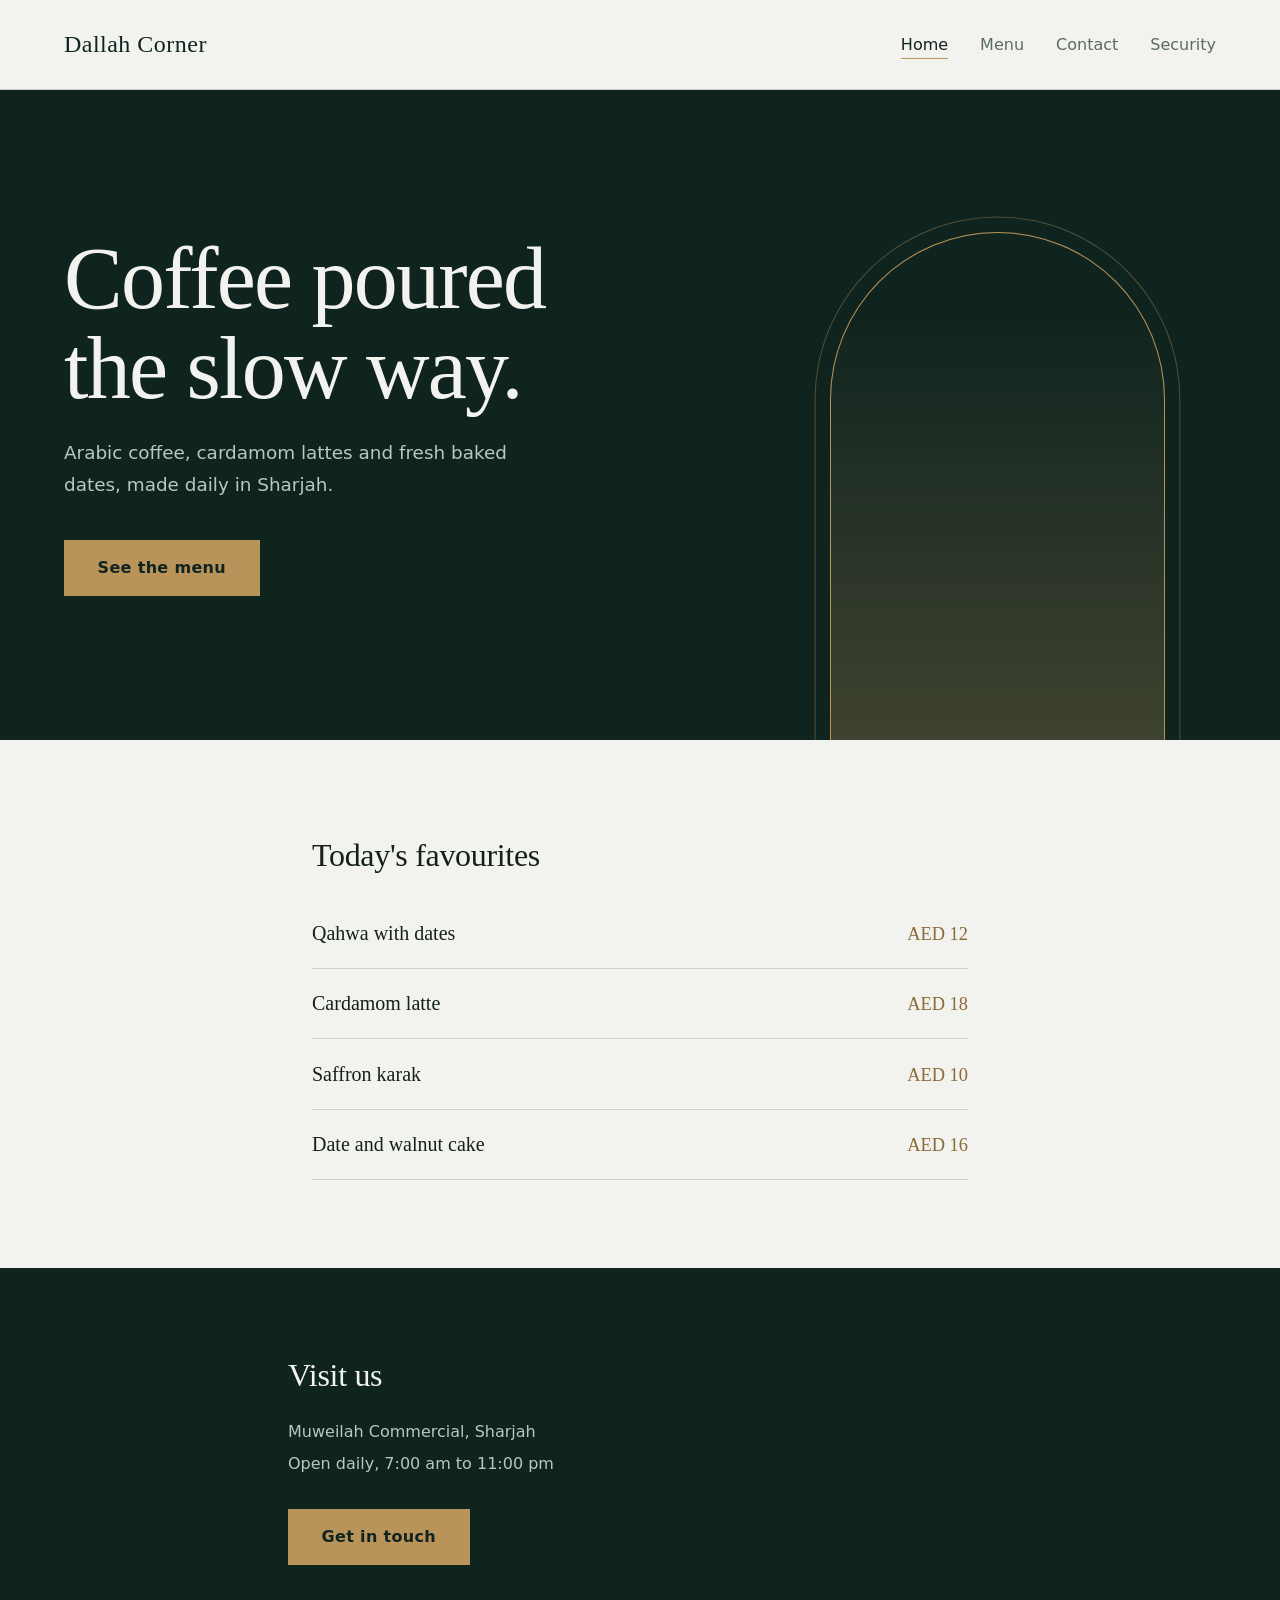
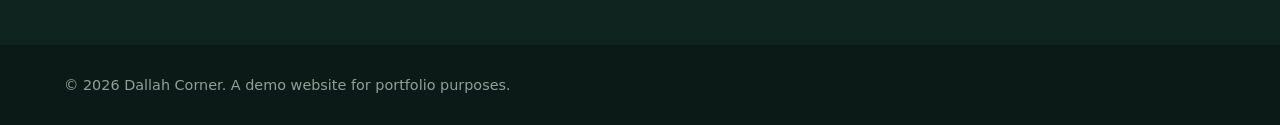
<file: index.html>
<!DOCTYPE html>
<html lang="en">
<head>
  <meta charset="UTF-8">
  <meta name="viewport" content="width=device-width, initial-scale=1">
  <meta http-equiv="Content-Security-Policy" content="default-src 'self'; script-src 'self'; style-src 'self'; img-src 'self' data:; form-action 'none'; base-uri 'self'">
  <title>Dallah Corner | Coffee House in Sharjah</title>
  <meta name="description" content="Fresh Arabic coffee, cardamom lattes and baked goods in Sharjah.">
  <link rel="stylesheet" href="style.css">
</head>
<body>

  <header class="site-header">
    <a class="logo" href="index.html">Dallah Corner</a>
    <nav aria-label="Main">
      <a href="index.html" aria-current="page">Home</a>
      <a href="menu.html">Menu</a>
      <a href="contact.html">Contact</a>
      <a href="security.html">Security</a>
    </nav>
  </header>

  <main>
    <section class="hero">
      <h1>Coffee poured the slow way.</h1>
      <p>Arabic coffee, cardamom lattes and fresh baked dates, made daily in Sharjah.</p>
      <a class="button" href="menu.html">See the menu</a>
    </section>

    <section class="menu-preview">
      <h2>Today's favourites</h2>
      <ul>
        <li><span>Qahwa with dates</span><span>AED 12</span></li>
        <li><span>Cardamom latte</span><span>AED 18</span></li>
        <li><span>Saffron karak</span><span>AED 10</span></li>
        <li><span>Date and walnut cake</span><span>AED 16</span></li>
      </ul>
    </section>

    <section class="visit">
      <h2>Visit us</h2>
      <p>Muweilah Commercial, Sharjah</p>
      <p>Open daily, 7:00 am to 11:00 pm</p>
      <a class="button" href="contact.html">Get in touch</a>
    </section>
  </main>

  <footer>
    <p>&copy; 2026 Dallah Corner. A demo website for portfolio purposes.</p>
  </footer>

</body>
</html>
</file>
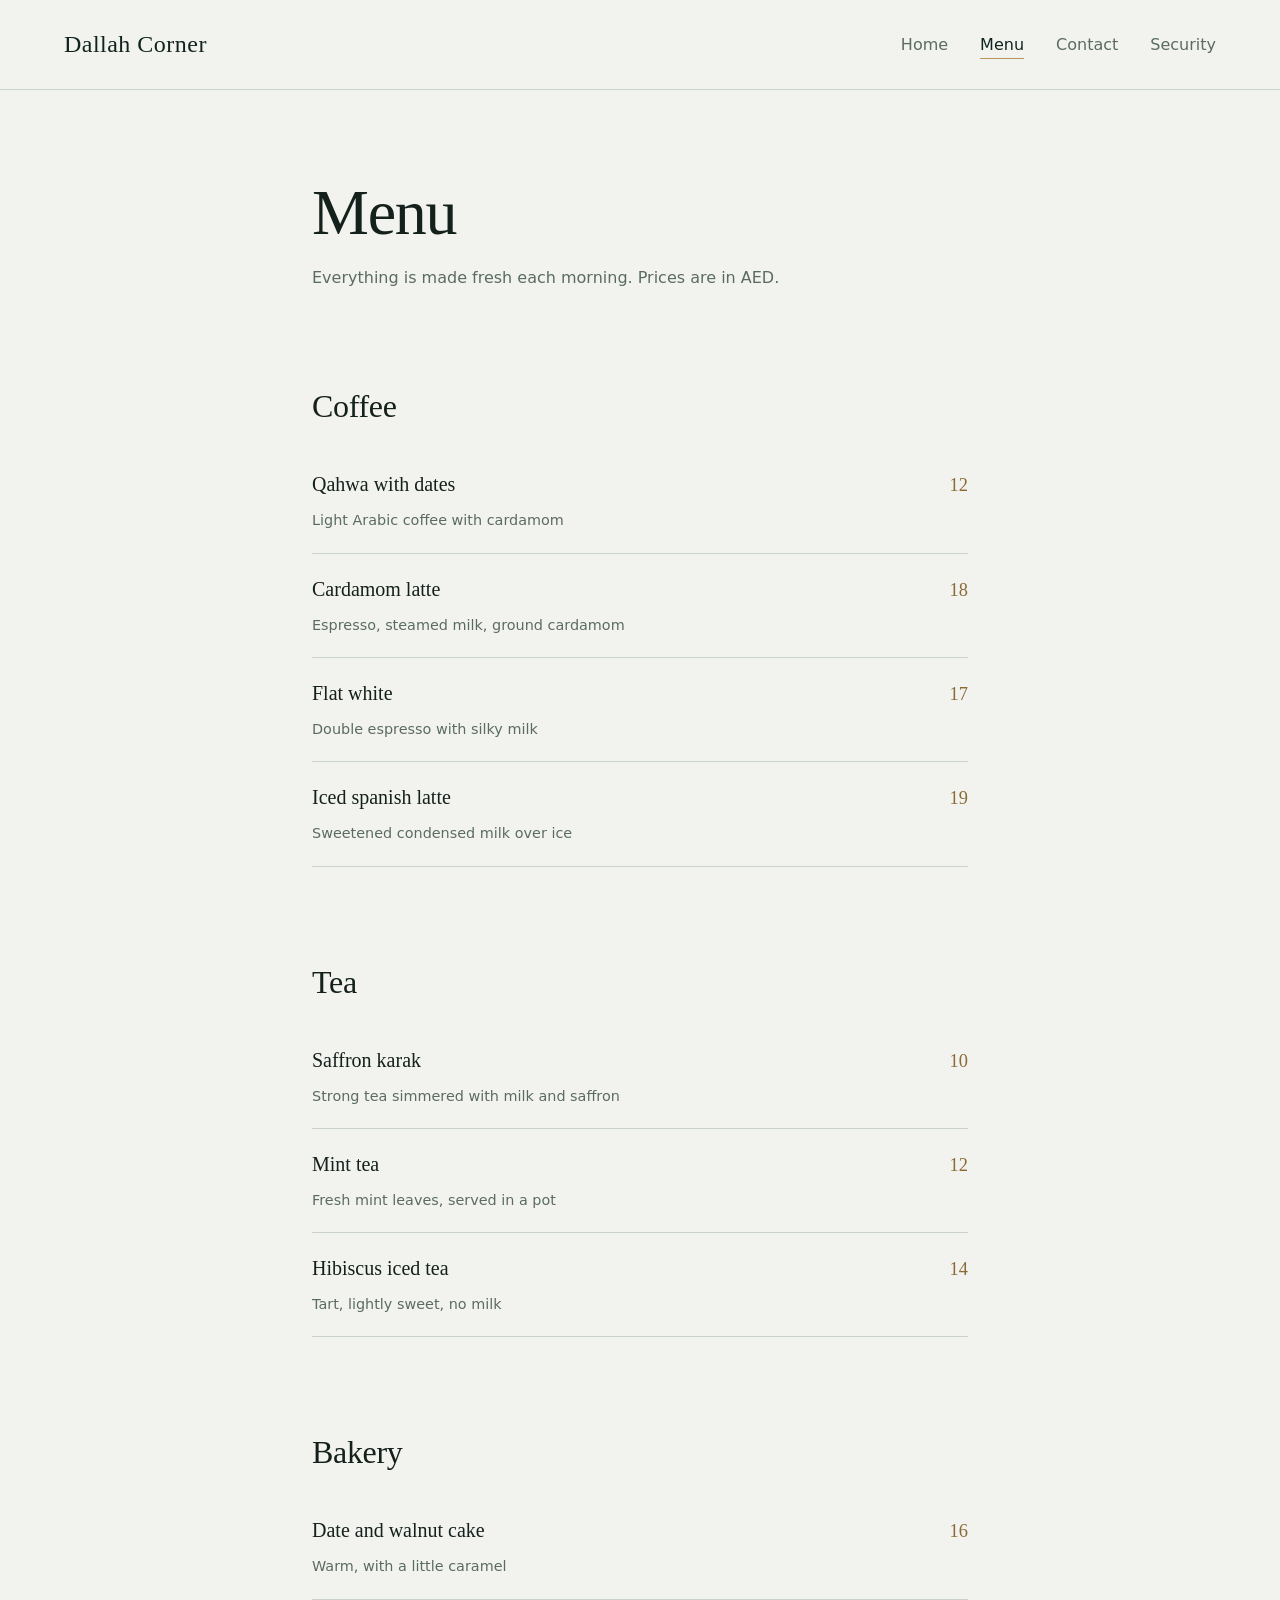
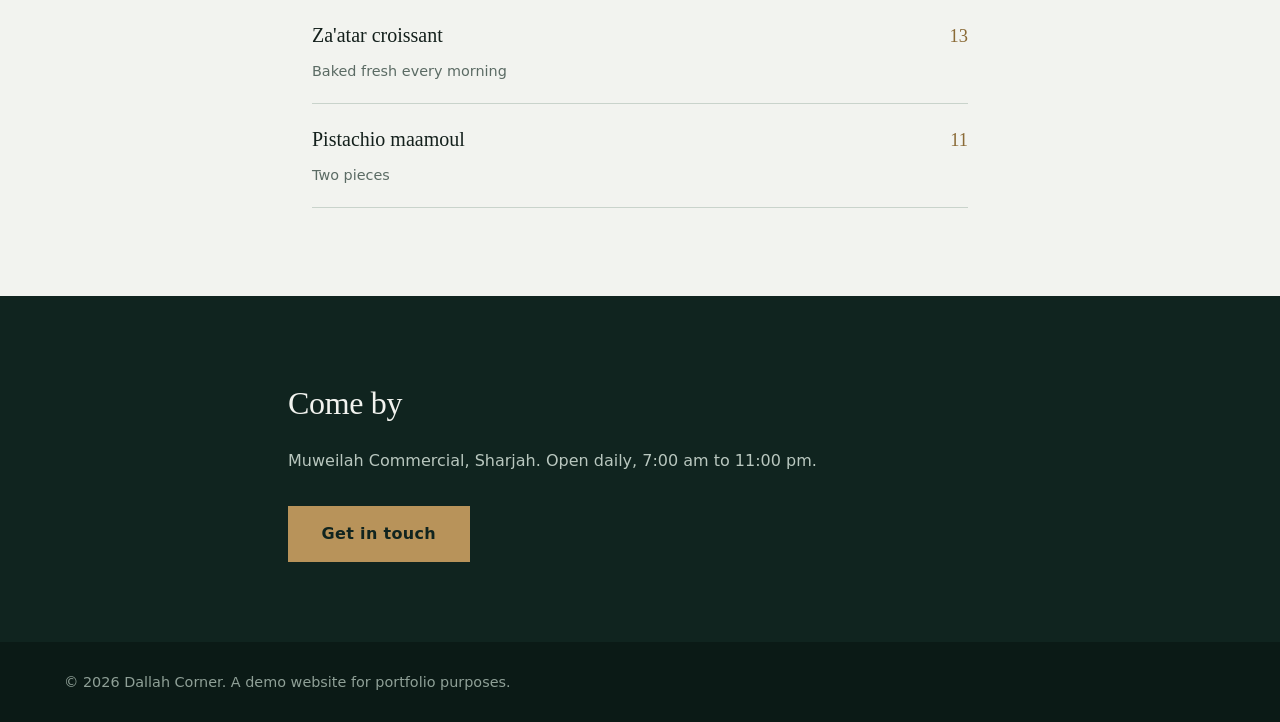
<file: menu.html>
<!DOCTYPE html>
<html lang="en">
<head>
  <meta charset="UTF-8">
  <meta name="viewport" content="width=device-width, initial-scale=1">
  <meta http-equiv="Content-Security-Policy" content="default-src 'self'; script-src 'self'; style-src 'self'; img-src 'self' data:; form-action 'none'; base-uri 'self'">
  <title>Menu | Dallah Corner</title>
  <meta name="description" content="Coffee, tea and baked goods at Dallah Corner, Sharjah.">
  <link rel="stylesheet" href="style.css">
</head>
<body>

  <header class="site-header">
    <a class="logo" href="index.html">Dallah Corner</a>
    <nav aria-label="Main">
      <a href="index.html">Home</a>
      <a href="menu.html" aria-current="page">Menu</a>
      <a href="contact.html">Contact</a>
      <a href="security.html">Security</a>
    </nav>
  </header>

  <main>
    <section class="menu-preview">
      <h1>Menu</h1>
      <p>Everything is made fresh each morning. Prices are in AED.</p>
    </section>

    <section class="menu-preview" aria-labelledby="coffee">
      <h2 id="coffee">Coffee</h2>
      <ul>
        <li><span>Qahwa with dates<br><small>Light Arabic coffee with cardamom</small></span><span>12</span></li>
        <li><span>Cardamom latte<br><small>Espresso, steamed milk, ground cardamom</small></span><span>18</span></li>
        <li><span>Flat white<br><small>Double espresso with silky milk</small></span><span>17</span></li>
        <li><span>Iced spanish latte<br><small>Sweetened condensed milk over ice</small></span><span>19</span></li>
      </ul>
    </section>

    <section class="menu-preview" aria-labelledby="tea">
      <h2 id="tea">Tea</h2>
      <ul>
        <li><span>Saffron karak<br><small>Strong tea simmered with milk and saffron</small></span><span>10</span></li>
        <li><span>Mint tea<br><small>Fresh mint leaves, served in a pot</small></span><span>12</span></li>
        <li><span>Hibiscus iced tea<br><small>Tart, lightly sweet, no milk</small></span><span>14</span></li>
      </ul>
    </section>

    <section class="menu-preview" aria-labelledby="bakery">
      <h2 id="bakery">Bakery</h2>
      <ul>
        <li><span>Date and walnut cake<br><small>Warm, with a little caramel</small></span><span>16</span></li>
        <li><span>Za'atar croissant<br><small>Baked fresh every morning</small></span><span>13</span></li>
        <li><span>Pistachio maamoul<br><small>Two pieces</small></span><span>11</span></li>
      </ul>
    </section>

    <section class="visit">
      <h2>Come by</h2>
      <p>Muweilah Commercial, Sharjah. Open daily, 7:00 am to 11:00 pm.</p>
      <a class="button" href="contact.html">Get in touch</a>
    </section>
  </main>

  <footer>
    <p>&copy; 2026 Dallah Corner. A demo website for portfolio purposes.</p>
  </footer>

</body>
</html>
</file>
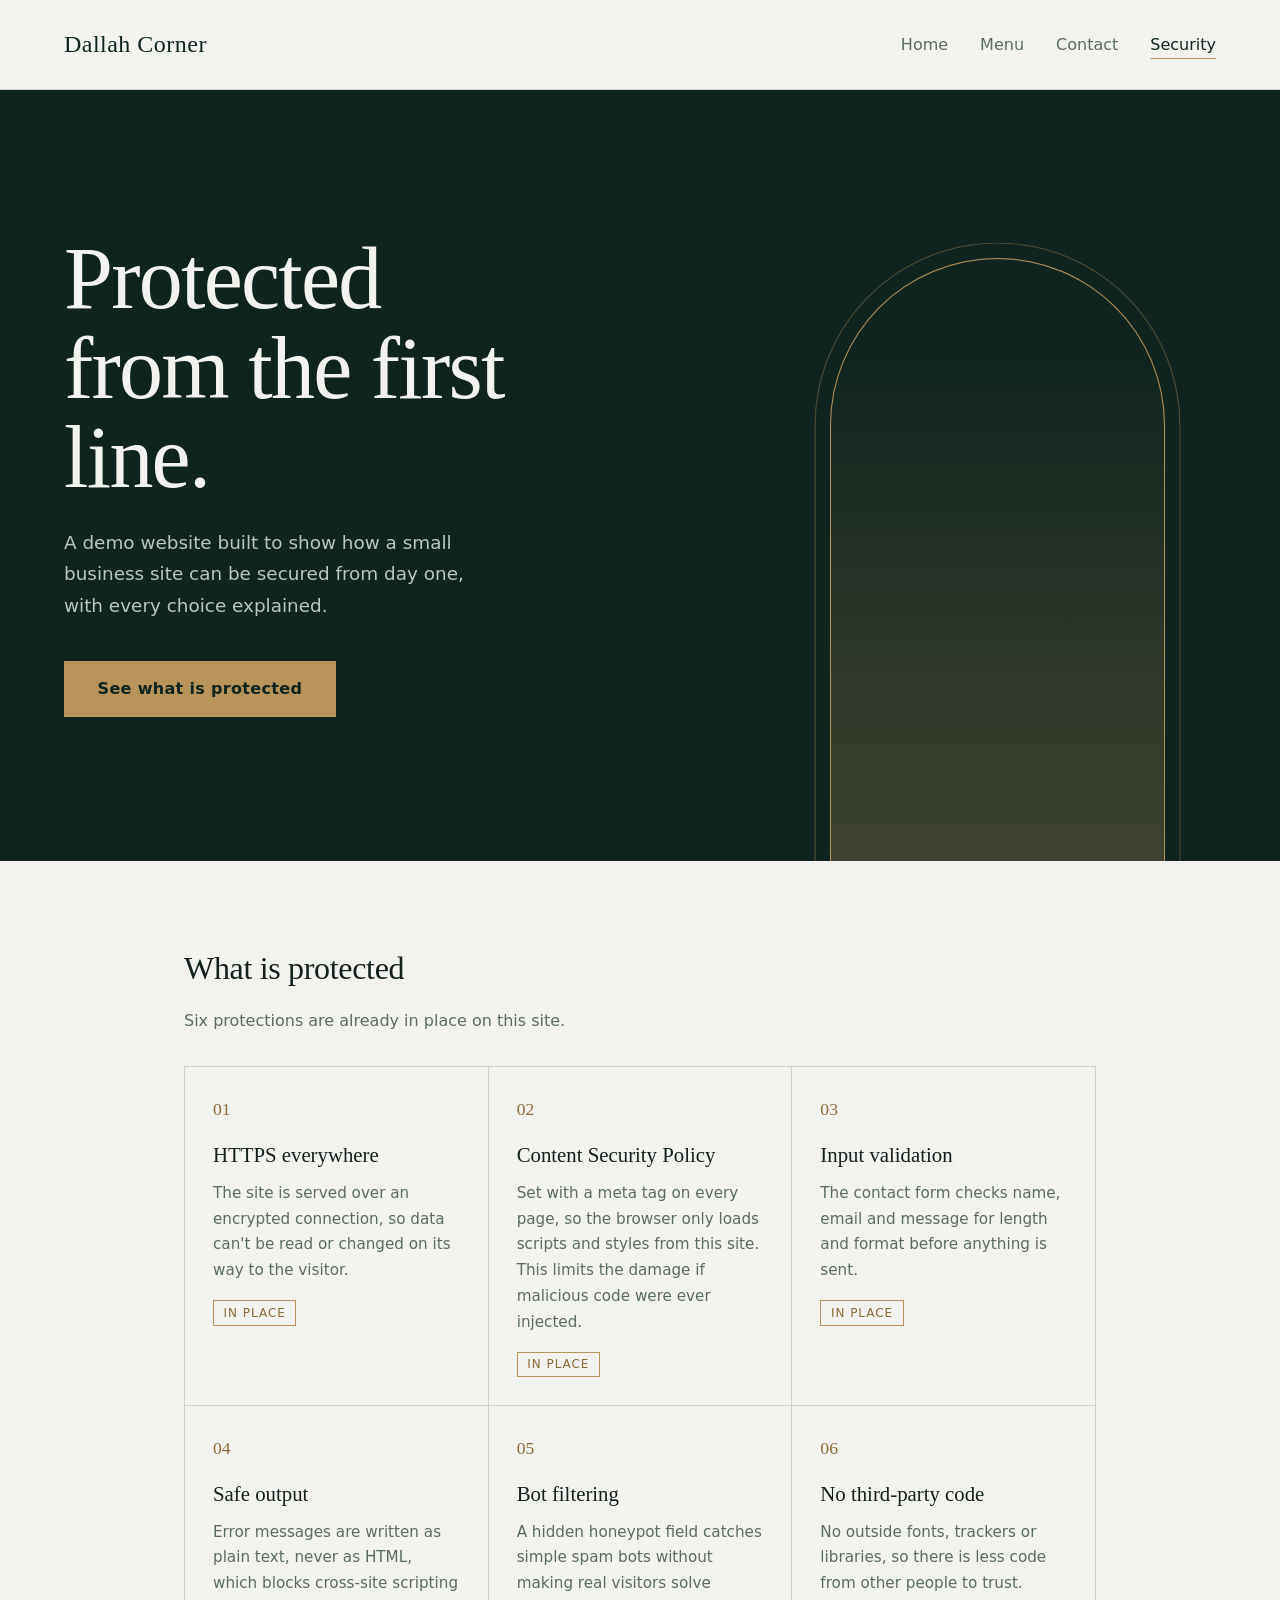
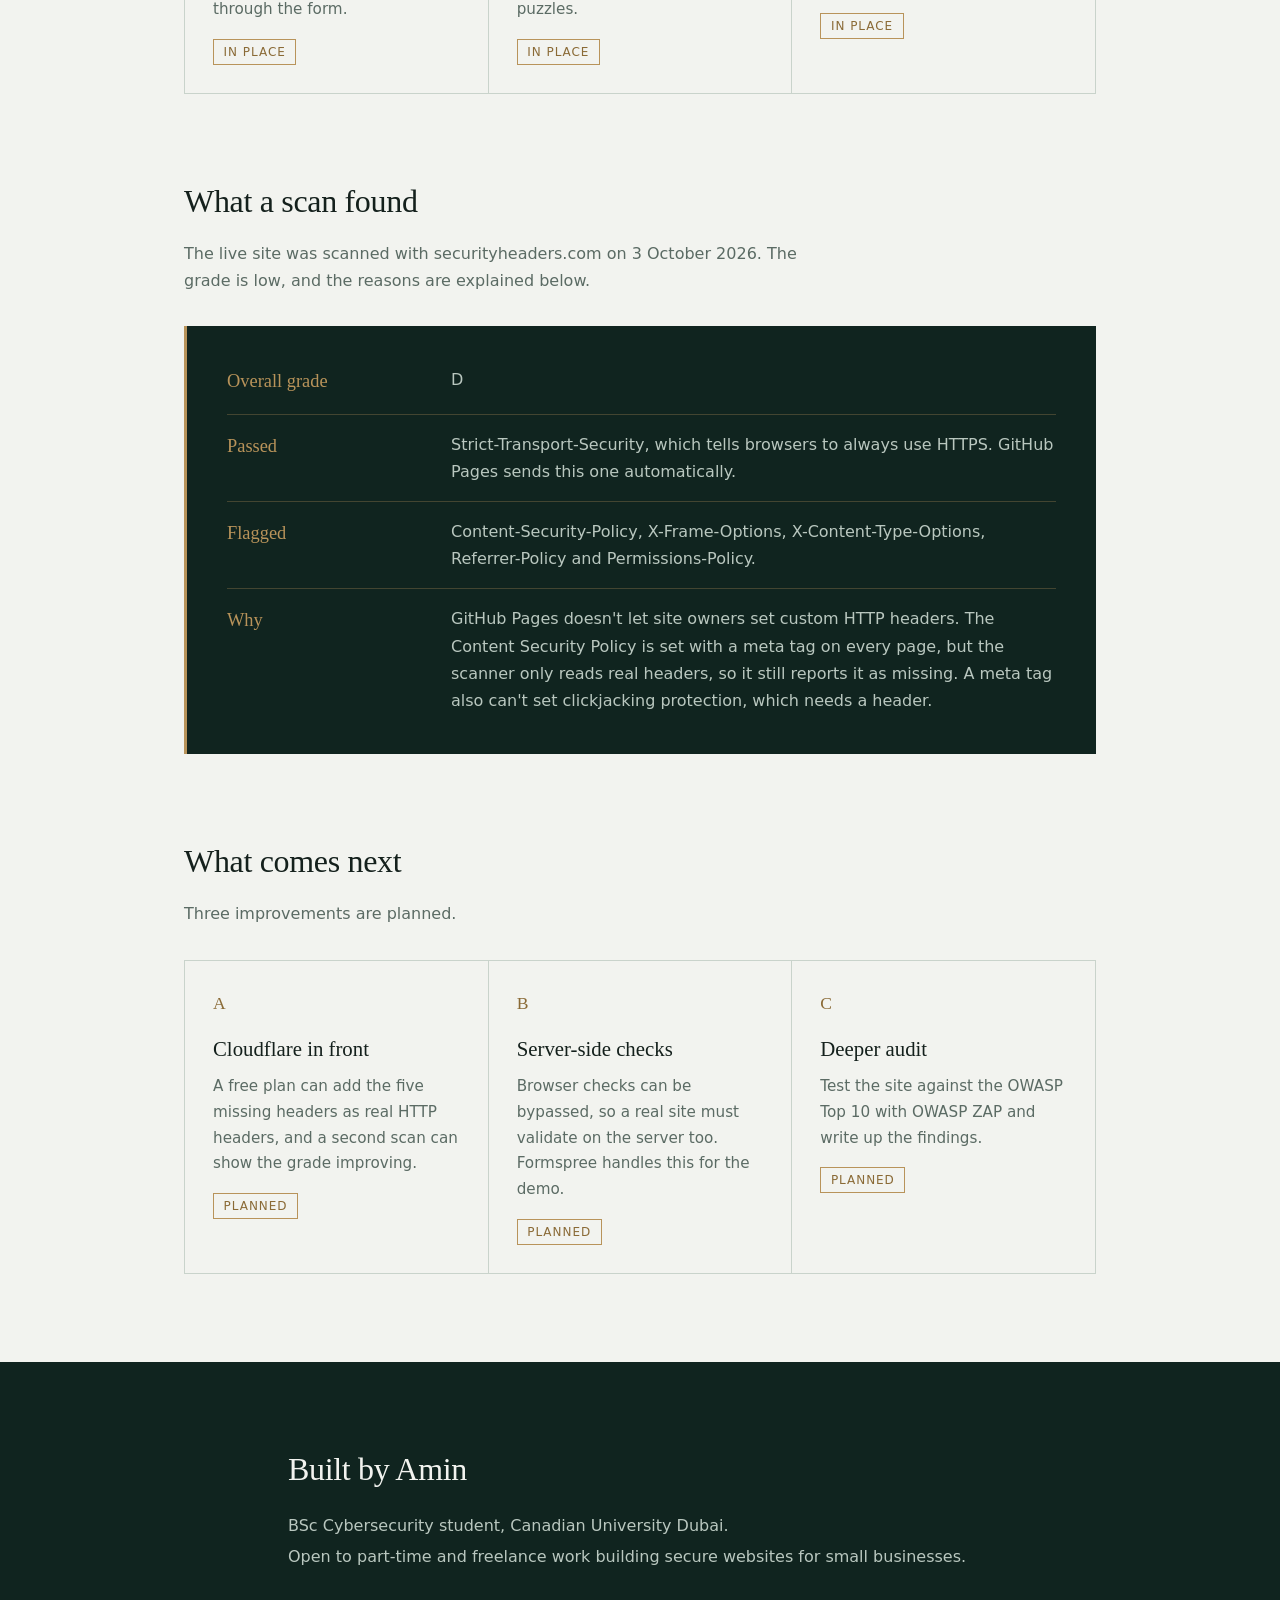
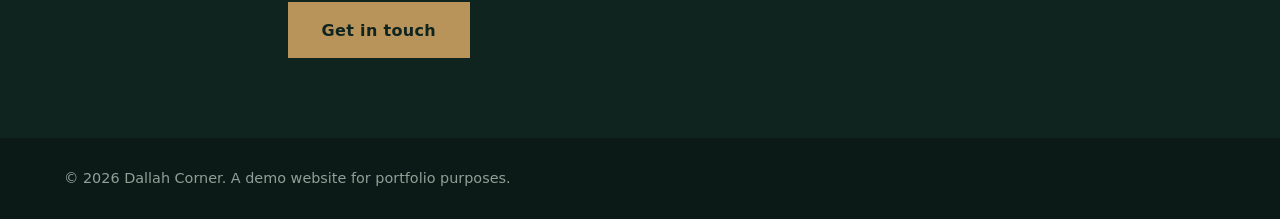
<file: security.html>
<!DOCTYPE html>
<html lang="en">
<head>
  <meta charset="UTF-8">
  <meta name="viewport" content="width=device-width, initial-scale=1">
  <meta http-equiv="Content-Security-Policy" content="default-src 'self'; script-src 'self'; style-src 'self'; img-src 'self' data:; form-action https://formspree.io; base-uri 'self'">
  <title>Security | Dallah Corner</title>
  <meta name="description" content="How this demo website is protected, what a security scan found, and what comes next.">
  <link rel="stylesheet" href="style.css">
</head>
<body>

  <header class="site-header">
    <a class="logo" href="index.html">Dallah Corner</a>
    <nav aria-label="Main">
      <a href="index.html">Home</a>
      <a href="menu.html">Menu</a>
      <a href="contact.html">Contact</a>
      <a href="security.html" aria-current="page">Security</a>
    </nav>
  </header>

  <main>
    <section class="hero hero-short">
      <h1>Protected from the first line.</h1>
      <p>A demo website built to show how a small business site can be secured from day one, with every choice explained.</p>
      <a class="button" href="#protected">See what is protected</a>
    </section>

    <section class="section" id="protected" aria-labelledby="done">
      <h2 id="done">What is protected</h2>
      <p>Six protections are already in place on this site.</p>
      <ul class="grid">
        <li>
          <span class="num">01</span>
          <h3>HTTPS everywhere</h3>
          <p>The site is served over an encrypted connection, so data can't be read or changed on its way to the visitor.</p>
          <span class="status">In place</span>
        </li>
        <li>
          <span class="num">02</span>
          <h3>Content Security Policy</h3>
          <p>Set with a meta tag on every page, so the browser only loads scripts and styles from this site. This limits the damage if malicious code were ever injected.</p>
          <span class="status">In place</span>
        </li>
        <li>
          <span class="num">03</span>
          <h3>Input validation</h3>
          <p>The contact form checks name, email and message for length and format before anything is sent.</p>
          <span class="status">In place</span>
        </li>
        <li>
          <span class="num">04</span>
          <h3>Safe output</h3>
          <p>Error messages are written as plain text, never as HTML, which blocks cross-site scripting through the form.</p>
          <span class="status">In place</span>
        </li>
        <li>
          <span class="num">05</span>
          <h3>Bot filtering</h3>
          <p>A hidden honeypot field catches simple spam bots without making real visitors solve puzzles.</p>
          <span class="status">In place</span>
        </li>
        <li>
          <span class="num">06</span>
          <h3>No third-party code</h3>
          <p>No outside fonts, trackers or libraries, so there is less code from other people to trust.</p>
          <span class="status">In place</span>
        </li>
      </ul>
    </section>

    <section class="section" aria-labelledby="found">
      <h2 id="found">What a scan found</h2>
      <p>The live site was scanned with securityheaders.com on 3 October 2026. The grade is low, and the reasons are explained below.</p>
      <dl class="scan">
        <div>
          <dt>Overall grade</dt>
          <dd>D</dd>
        </div>
        <div>
          <dt>Passed</dt>
          <dd>Strict-Transport-Security, which tells browsers to always use HTTPS. GitHub Pages sends this one automatically.</dd>
        </div>
        <div>
          <dt>Flagged</dt>
          <dd>Content-Security-Policy, X-Frame-Options, X-Content-Type-Options, Referrer-Policy and Permissions-Policy.</dd>
        </div>
        <div>
          <dt>Why</dt>
          <dd>GitHub Pages doesn't let site owners set custom HTTP headers. The Content Security Policy is set with a meta tag on every page, but the scanner only reads real headers, so it still reports it as missing. A meta tag also can't set clickjacking protection, which needs a header.</dd>
        </div>
      </dl>
    </section>

    <section class="section" aria-labelledby="next">
      <h2 id="next">What comes next</h2>
      <p>Three improvements are planned.</p>
      <ul class="grid">
        <li>
          <span class="num">A</span>
          <h3>Cloudflare in front</h3>
          <p>A free plan can add the five missing headers as real HTTP headers, and a second scan can show the grade improving.</p>
          <span class="status">Planned</span>
        </li>
        <li>
          <span class="num">B</span>
          <h3>Server-side checks</h3>
          <p>Browser checks can be bypassed, so a real site must validate on the server too. Formspree handles this for the demo.</p>
          <span class="status">Planned</span>
        </li>
        <li>
          <span class="num">C</span>
          <h3>Deeper audit</h3>
          <p>Test the site against the OWASP Top 10 with OWASP ZAP and write up the findings.</p>
          <span class="status">Planned</span>
        </li>
      </ul>
    </section>

    <section class="visit">
      <h2>Built by Amin</h2>
      <p>BSc Cybersecurity student, Canadian University Dubai.</p>
      <p>Open to part-time and freelance work building secure websites for small businesses.</p>
      <a class="button" href="contact.html">Get in touch</a>
    </section>
  </main>

  <footer>
    <p>&copy; 2026 Dallah Corner. A demo website for portfolio purposes.</p>
  </footer>

</body>
</html>
</file>
<file: style.css>
:root {
  --pine: #10241f;
  --pine-deep: #0b1a16;
  --stone: #f2f3ef;
  --sage: #c9d3cb;
  --brass: #b8935a;
  --brass-dark: #8a6a36;
  --ink: #14201c;
  --muted: #5b6b64;
  --soft: #b9c7bf;
  --serif: "Iowan Old Style", "Palatino Linotype", Palatino, "Book Antiqua", Georgia, serif;
  --sans: system-ui, -apple-system, "Segoe UI", Arial, sans-serif;
  --gutter: clamp(1.25rem, 5vw, 4rem);
}

* { box-sizing: border-box; }

body {
  margin: 0;
  font-family: var(--sans);
  color: var(--ink);
  background: var(--stone);
  line-height: 1.7;
}

::selection { background: var(--brass); color: var(--pine); }

h1, h2, .logo { font-family: var(--serif); font-weight: 400; }

a:focus-visible {
  outline: 2px solid var(--brass);
  outline-offset: 4px;
}

/* Header */
.site-header {
  display: flex;
  justify-content: space-between;
  align-items: center;
  flex-wrap: wrap;
  gap: 0.75rem 2rem;
  padding: 1.5rem var(--gutter);
  border-bottom: 1px solid var(--sage);
}
.logo {
  color: var(--pine);
  font-size: 1.5rem;
  letter-spacing: 0.02em;
  text-decoration: none;
}
nav { display: flex; gap: 2rem; }
nav a {
  color: var(--muted);
  text-decoration: none;
  transition: color 0.2s;
}
nav a:hover,
nav a[aria-current="page"] {
  color: var(--pine);
  text-decoration: underline;
  text-decoration-color: var(--brass);
  text-decoration-thickness: 1px;
  text-underline-offset: 8px;
}

/* Hero */
.hero {
  position: relative;
  overflow: hidden;
  min-height: 34rem;
  padding: clamp(4rem, 12vw, 9rem) var(--gutter);
  background: var(--pine);
  color: var(--stone);
}
.hero > * { position: relative; z-index: 1; }
.hero h1 {
  max-width: 11ch;
  margin: 0 0 1.5rem;
  font-size: clamp(2.75rem, 7vw, 5.5rem);
  line-height: 1.02;
  letter-spacing: -0.02em;
}
.hero p {
  max-width: 38ch;
  margin: 0 0 2.5rem;
  font-size: 1.15rem;
  color: var(--soft);
}

/* The one memorable element: an arched window */
.hero::after {
  content: "";
  position: absolute;
  right: clamp(1.25rem, 9vw, 9rem);
  bottom: 0;
  width: clamp(10rem, 26vw, 22rem);
  height: 78%;
  border: 1px solid var(--brass);
  border-bottom: 0;
  border-radius: 999px 999px 0 0;
  background: linear-gradient(to top, rgba(184, 147, 90, 0.28), transparent 85%);
  box-shadow: 0 0 0 0.9rem var(--pine), 0 0 0 calc(0.9rem + 1px) rgba(184, 147, 90, 0.4);
  animation: rise 1.2s ease-out both;
}
@keyframes rise {
  from { transform: translateY(2.5rem); opacity: 0; }
  to { transform: none; opacity: 1; }
}
@media (max-width: 700px) {
  .hero::after { width: 9rem; right: 1rem; opacity: 0.35; }
}
@media (prefers-reduced-motion: reduce) {
  .hero::after { animation: none; }
}

/* Button */
.button {
  display: inline-block;
  padding: 0.9rem 2.1rem;
  background: var(--brass);
  color: var(--pine);
  font-weight: 600;
  letter-spacing: 0.02em;
  text-decoration: none;
  transition: background 0.2s;
}
.button:hover { background: #cba76f; }

/* Menu sections */
.menu-preview {
  max-width: 44rem;
  margin: 0 auto;
  padding: clamp(3rem, 8vw, 5.5rem) 1.5rem 0;
}
.menu-preview:last-of-type { padding-bottom: clamp(3rem, 8vw, 5.5rem); }
.menu-preview h1 {
  margin: 0 0 1rem;
  font-size: clamp(2.5rem, 6vw, 4rem);
  line-height: 1.1;
  letter-spacing: -0.02em;
}
.menu-preview h2 {
  margin: 0 0 1rem;
  font-size: 2rem;
  letter-spacing: -0.01em;
}
.menu-preview p { margin: 0; color: var(--muted); }
.menu-preview ul { margin: 0; padding: 0; list-style: none; }
.menu-preview li {
  display: flex;
  justify-content: space-between;
  align-items: baseline;
  gap: 1.5rem;
  padding: 1.1rem 0;
  border-bottom: 1px solid var(--sage);
}
.menu-preview li span:first-child {
  font-family: var(--serif);
  font-size: 1.25rem;
}
.menu-preview li small {
  font-family: var(--sans);
  font-size: 0.9rem;
  color: var(--muted);
}
.menu-preview li span:last-child {
  font-family: var(--serif);
  font-size: 1.15rem;
  color: var(--brass-dark);
  font-variant-numeric: tabular-nums;
}

/* Visit band */
.visit {
  margin-top: clamp(3rem, 8vw, 5.5rem);
  padding: clamp(3rem, 8vw, 5rem) max(1.5rem, calc((100% - 44rem) / 2));
  background: var(--pine);
  color: var(--stone);
}
.visit h2 { margin: 0 0 1rem; font-size: 2rem; letter-spacing: -0.01em; }
.visit p { margin: 0 0 0.25rem; color: var(--soft); }
.visit .button { margin-top: 1.75rem; }

/* Footer */
footer {
  padding: 1.75rem var(--gutter);
  background: var(--pine-deep);
  color: #8fa097;
  font-size: 0.9rem;
}
footer p { margin: 0; }

/* Contact form */
.contact-form { margin-top: 2.5rem; }
.field { margin-bottom: 1.5rem; }
.field label {
  display: block;
  margin-bottom: 0.4rem;
  font-family: var(--serif);
  font-size: 1.1rem;
}
.field input,
.field textarea {
  width: 100%;
  padding: 0.85rem 1rem;
  border: 1px solid var(--sage);
  border-radius: 0;
  background: #fff;
  color: var(--ink);
  font: inherit;
}
.field input:focus,
.field textarea:focus {
  outline: 2px solid var(--brass);
  outline-offset: 2px;
}
.field [aria-invalid="true"] { border-color: #9b2c2c; }
.hint { margin: 0.25rem 0 0; font-size: 0.85rem; color: var(--muted); }
.error { margin: 0.35rem 0 0; font-size: 0.9rem; color: #9b2c2c; }
.error:empty { display: none; }
.form-status { margin: 1rem 0 0; color: var(--brass-dark); }
.honey {
  position: absolute;
  left: -9999px;
  width: 1px;
  height: 1px;
  overflow: hidden;
}
button.button { border: 0; cursor: pointer; font: inherit; font-weight: 600; }

/* Security page */
.hero-short { min-height: 28rem; }

.section {
  max-width: 60rem;
  margin: 0 auto;
  padding: clamp(3rem, 8vw, 5rem) 1.5rem 0;
}
.section h2 {
  margin: 0 0 0.75rem;
  font-size: 2rem;
  letter-spacing: -0.01em;
}
.section > p {
  margin: 0 0 2rem;
  max-width: 40rem;
  color: var(--muted);
}

.grid {
  display: grid;
  grid-template-columns: repeat(auto-fit, minmax(16rem, 1fr));
  gap: 1px;
  margin: 0;
  padding: 0;
  list-style: none;
  background: var(--sage);
  border: 1px solid var(--sage);
}
.grid li {
  padding: 1.75rem;
  background: var(--stone);
}
.grid .num {
  display: block;
  margin-bottom: 0.75rem;
  font-family: var(--serif);
  font-size: 1.1rem;
  color: var(--brass-dark);
}
.grid h3 {
  margin: 0 0 0.5rem;
  font-family: var(--serif);
  font-size: 1.3rem;
  font-weight: 400;
}
.grid p {
  margin: 0;
  font-size: 0.95rem;
  color: var(--muted);
}
.status {
  display: inline-block;
  margin-top: 1rem;
  padding: 0.1rem 0.6rem;
  border: 1px solid var(--brass);
  font-size: 0.75rem;
  letter-spacing: 0.08em;
  text-transform: uppercase;
  color: var(--brass-dark);
}

.scan {
  margin: 0;
  padding: clamp(1.5rem, 4vw, 2.5rem);
  background: var(--pine);
  color: var(--stone);
  border-left: 3px solid var(--brass);
}
.scan div {
  display: grid;
  grid-template-columns: minmax(8rem, 12rem) 1fr;
  gap: 0.5rem 2rem;
  padding: 1rem 0;
  border-bottom: 1px solid rgba(184, 147, 90, 0.3);
}
.scan div:first-child { padding-top: 0; }
.scan div:last-child { padding-bottom: 0; border-bottom: 0; }
.scan dt {
  font-family: var(--serif);
  font-size: 1.15rem;
  color: var(--brass);
}
.scan dd { margin: 0; color: var(--soft); }
@media (max-width: 600px) {
  .scan div { grid-template-columns: 1fr; }
}
</file>
